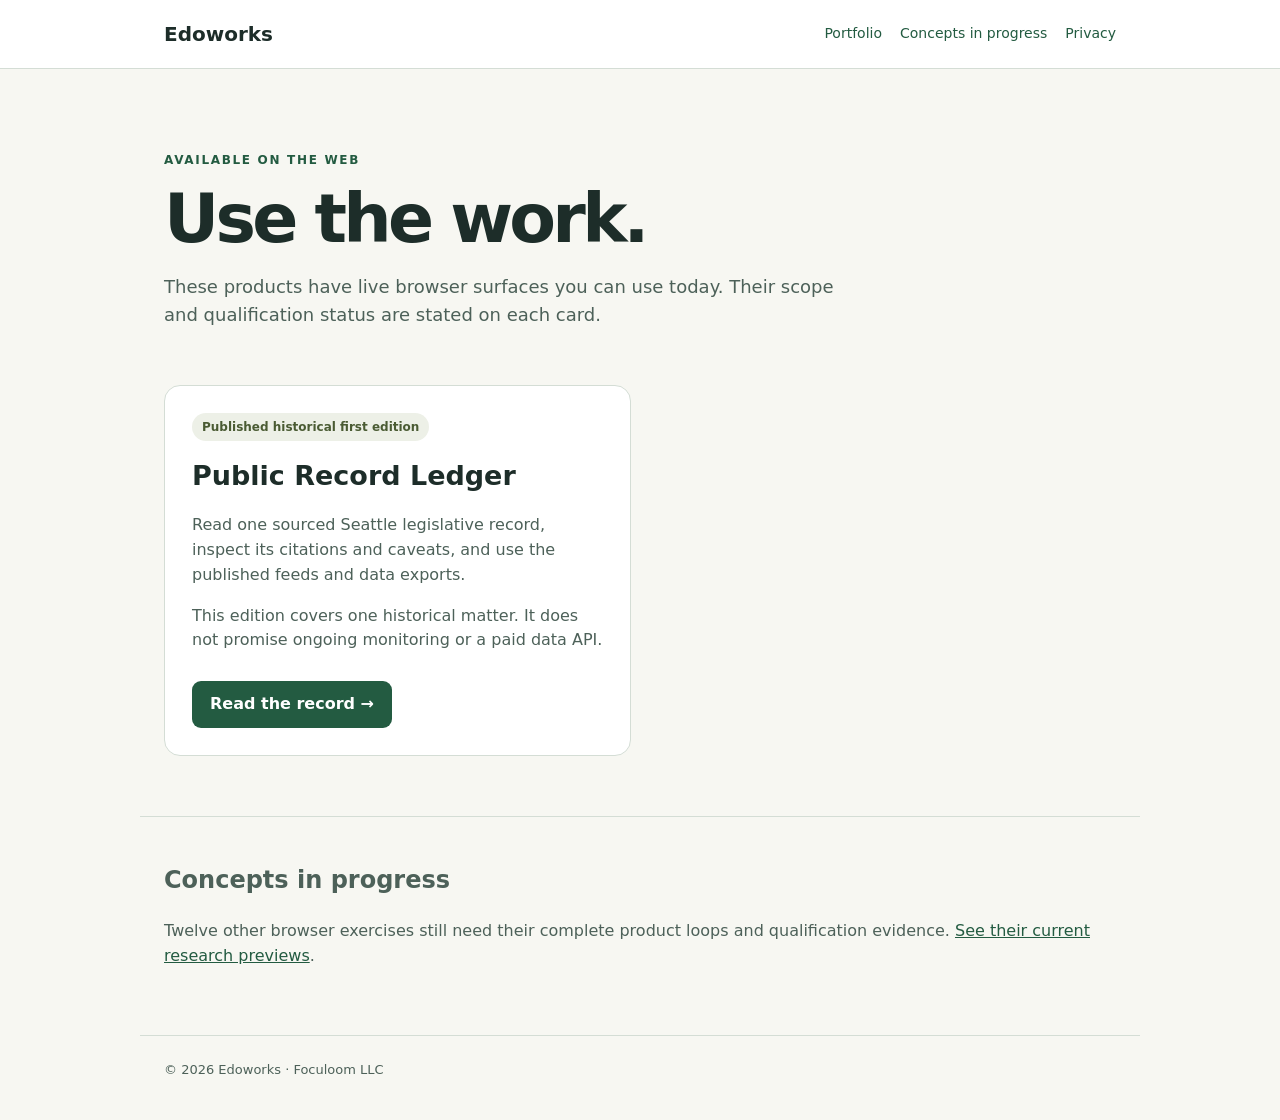
<file: apps/index.html>
<!doctype html>
<html lang="en">
<head>
  <meta charset="utf-8">
  <meta name="viewport" content="width=device-width, initial-scale=1">
  <title>Web products — Edoworks</title>
  <meta name="description" content="Read Public Record Ledger's sourced historical first edition.">
  <link rel="canonical" href="https://edoworks.com/apps/">
  <meta property="og:type" content="website">
  <meta property="og:url" content="https://edoworks.com/apps/">
  <meta property="og:title" content="Web products — Edoworks">
  <meta property="og:description" content="Public Record Ledger's historical first edition.">
  <style>
    :root{--ink:#1d2d29;--muted:#4d6159;--line:#d4ddd5;--bg:#f7f7f2;--paper:#fff;--green:#235b41}*{box-sizing:border-box}body{margin:0;background:var(--bg);color:var(--ink);font:16px/1.55 system-ui,-apple-system,"Segoe UI",sans-serif}a{color:var(--green)}a:focus-visible{outline:3px solid #1d4a91;outline-offset:3px}.skip{position:absolute;top:-70px;left:12px;background:white;padding:8px}.skip:focus{top:12px}.top{border-bottom:1px solid var(--line);background:white}.wrap{max-width:1000px;margin:auto;padding-left:24px;padding-right:24px}.nav{min-height:68px;display:flex;align-items:center;justify-content:space-between;gap:20px}.brand{text-decoration:none;font-size:20px;font-weight:800;color:var(--ink)}.nav-links{display:flex;gap:18px;flex-wrap:wrap}.nav-links a{text-decoration:none;font-size:14px}.hero{padding-top:70px;padding-bottom:38px}.eyebrow{font-size:12px;text-transform:uppercase;letter-spacing:.14em;color:var(--green);font-weight:800}.hero h1{font-size:clamp(42px,6vw,68px);line-height:1.08;letter-spacing:-.055em;margin:10px 0 16px}.hero p:last-child{max-width:680px;color:var(--muted);font-size:18px}.grid{display:grid;grid-template-columns:1fr 1fr;gap:18px;padding-bottom:60px}.card{background:var(--paper);border:1px solid var(--line);border-radius:16px;padding:27px}.card h2{font-size:27px;margin:14px 0 8px}.card p{color:var(--muted)}.status{display:inline-block;border-radius:100px;background:#e8f1e9;color:#26593c;padding:5px 10px;font-size:12px;font-weight:800}.status.ledger{background:#edf0e7;color:#4a5b33}.button{display:inline-block;background:var(--green);color:white;padding:11px 18px;border-radius:9px;font-weight:750;text-decoration:none;margin-top:12px}.button:hover{background:#15422e}.note{border-top:1px solid var(--line);padding-top:25px;padding-bottom:50px;color:var(--muted)}footer{border-top:1px solid var(--line);padding-top:24px;padding-bottom:40px;color:var(--muted);font-size:13px}@media(max-width:700px){.grid{grid-template-columns:1fr}.hero{padding-top:45px}.nav{align-items:start;flex-direction:column;padding-top:15px;padding-bottom:15px}}
  </style>
</head>
<body>
  <a class="skip" href="#main">Skip to content</a>
  <header class="top"><nav class="nav wrap" aria-label="Site navigation"><a class="brand" href="/">Edoworks</a><div class="nav-links"><a href="/portfolio/">Portfolio</a><a href="/trials/">Concepts in progress</a><a href="/privacy/">Privacy</a></div></nav></header>
  <main id="main">
    <section class="hero wrap"><p class="eyebrow">Available on the web</p><h1>Use the work.</h1><p>These products have live browser surfaces you can use today. Their scope and qualification status are stated on each card.</p></section>
    <div class="grid wrap">
      <article class="card"><span class="status ledger">Published historical first edition</span><h2>Public Record Ledger</h2><p>Read one sourced Seattle legislative record, inspect its citations and caveats, and use the published feeds and data exports.</p><p class="small">This edition covers one historical matter. It does not promise ongoing monitoring or a paid data API.</p><a class="button" href="https://public-record-ledger.foculoom-5388.chatgpt.site/">Read the record →</a></article>
    </div>
    <section class="note wrap"><h2>Concepts in progress</h2><p>Twelve other browser exercises still need their complete product loops and qualification evidence. <a href="/trials/">See their current research previews</a>.</p></section>
  </main>
  <footer class="wrap">&copy; 2026 Edoworks · Foculoom LLC</footer>
</body>
</html>
</file>
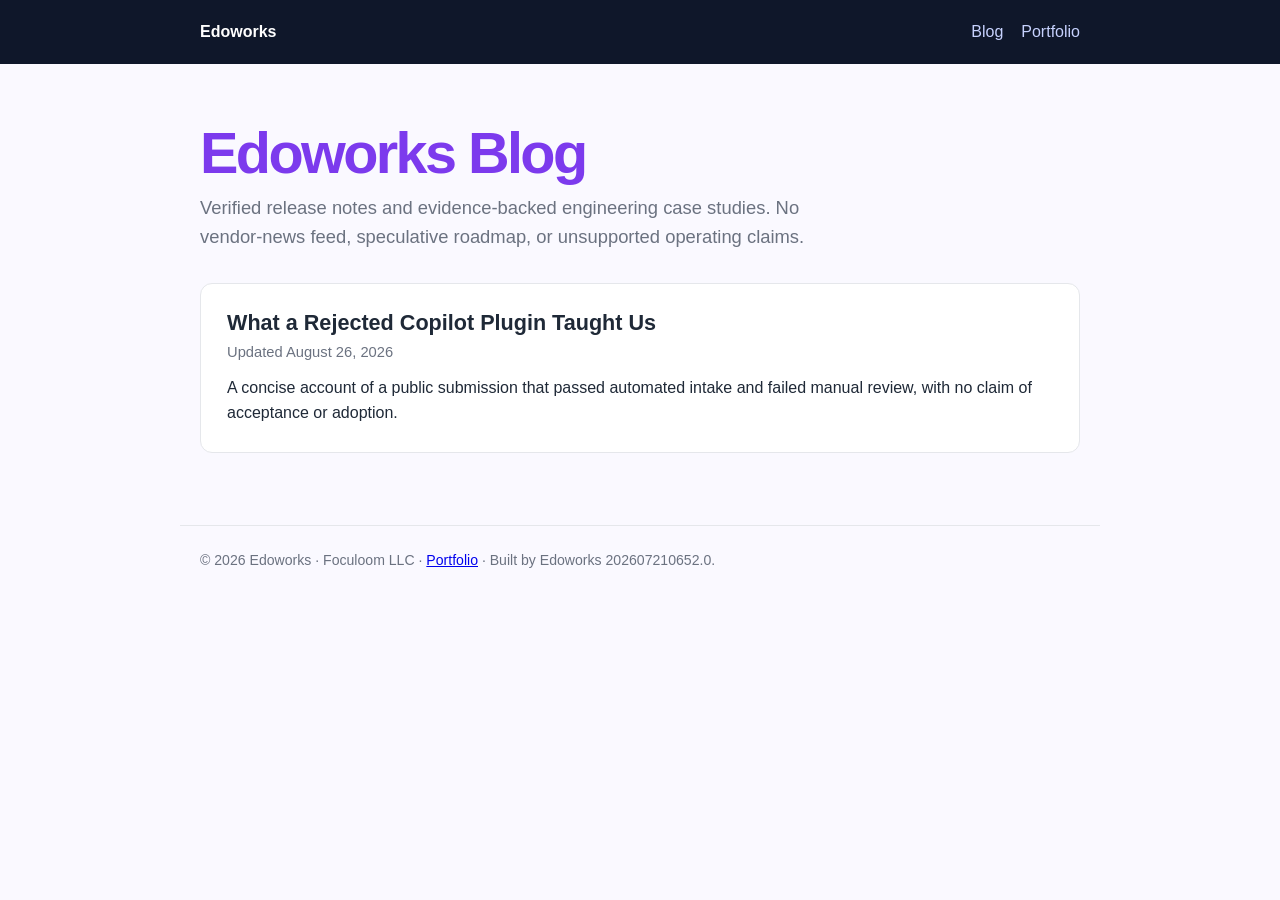
<file: blog/index.html>
<!doctype html>
<html lang="en">
<head>
  <meta charset="utf-8">
  <meta name="viewport" content="width=device-width, initial-scale=1">
  <meta name="generator" content="Edoworks 202607210652.0">
  <title>Blog - Edoworks</title>
  <meta name="description" content="Verified release notes and evidence-backed engineering case studies from Edoworks.">
  <link rel="canonical" href="https://edoworks.com/blog/">
  <meta property="og:type" content="website">
  <meta property="og:title" content="Edoworks Blog">
  <meta property="og:description" content="Verified release notes and evidence-backed engineering case studies.">
  <meta property="og:url" content="https://edoworks.com/blog/">
  <style>
    :root { --accent:#7c3aed; --bg:#faf9ff; --card:#fff; --border:#e5e7eb; --text:#1f2937; --muted:#6b7280; }
    * { box-sizing:border-box; }
    body { margin:0; background:var(--bg); color:var(--text); font-family:-apple-system,BlinkMacSystemFont,"Segoe UI",sans-serif; }
    nav { background:#0f172a; color:#fff; }
    .nav-inner { max-width:920px; min-height:64px; margin:0 auto; padding:0 20px; display:flex; align-items:center; gap:18px; }
    nav a { color:#c7d2fe; text-decoration:none; }
    nav .brand { color:#fff; font-weight:750; }
    main { max-width:920px; margin:0 auto; padding:56px 20px 72px; }
    header { margin-bottom:32px; }
    h1 { margin:0 0 8px; color:var(--accent); font-size:clamp(2.2rem,6vw,3.6rem); letter-spacing:-.045em; }
    header p { max-width:650px; margin:0; color:var(--muted); font-size:1.15rem; line-height:1.55; }
    .posts { display:grid; gap:18px; }
    article { padding:26px; border:1px solid var(--border); border-radius:12px; background:var(--card); }
    article h2 { margin:0 0 8px; font-size:1.35rem; }
    article h2 a { color:var(--text); text-decoration:none; }
    article h2 a:hover { color:var(--accent); }
    .byline { margin:0 0 12px; color:var(--muted); font-size:.92rem; }
    article p:last-child { margin-bottom:0; line-height:1.55; }
    footer { max-width:920px; margin:0 auto; padding:26px 20px 40px; border-top:1px solid var(--border); color:var(--muted); font-size:.88rem; }
    .skip-link { position:absolute; left:-9999px; top:1rem; padding:.5rem 1rem; background:#fff; color:var(--text); }
    .skip-link:focus { left:1rem; }
    a:focus-visible { outline:2px solid var(--accent); outline-offset:3px; }
  </style>
  <script type="application/ld+json">{"@context":"https://schema.org","@type":"Blog","name":"Edoworks Blog","url":"https://edoworks.com/blog/","description":"Verified release notes and evidence-backed engineering case studies from Edoworks."}</script>
</head>
<body>
  <a class="skip-link" href="#main-content">Skip to content</a>
  <nav aria-label="Site navigation"><div class="nav-inner"><a class="brand" href="/">Edoworks</a><a href="/blog/" style="margin-left:auto">Blog</a><a href="/portfolio/">Portfolio</a></div></nav>
  <main id="main-content">
    <header>
      <h1>Edoworks Blog</h1>
      <p>Verified release notes and evidence-backed engineering case studies. No vendor-news feed, speculative roadmap, or unsupported operating claims.</p>
    </header>
    <section class="posts" aria-label="Posts">
      <article>
        <h2><a href="/blog/building-copilot-plugins.html">What a Rejected Copilot Plugin Taught Us</a></h2>
        <p class="byline">Updated August 26, 2026</p>
        <p>A concise account of a public submission that passed automated intake and failed manual review, with no claim of acceptance or adoption.</p>
      </article>
    </section>
  </main>
  <footer>© 2026 Edoworks · Foculoom LLC · <a href="/portfolio/">Portfolio</a> · Built by Edoworks 202607210652.0.</footer>
</body>
</html>
</file>
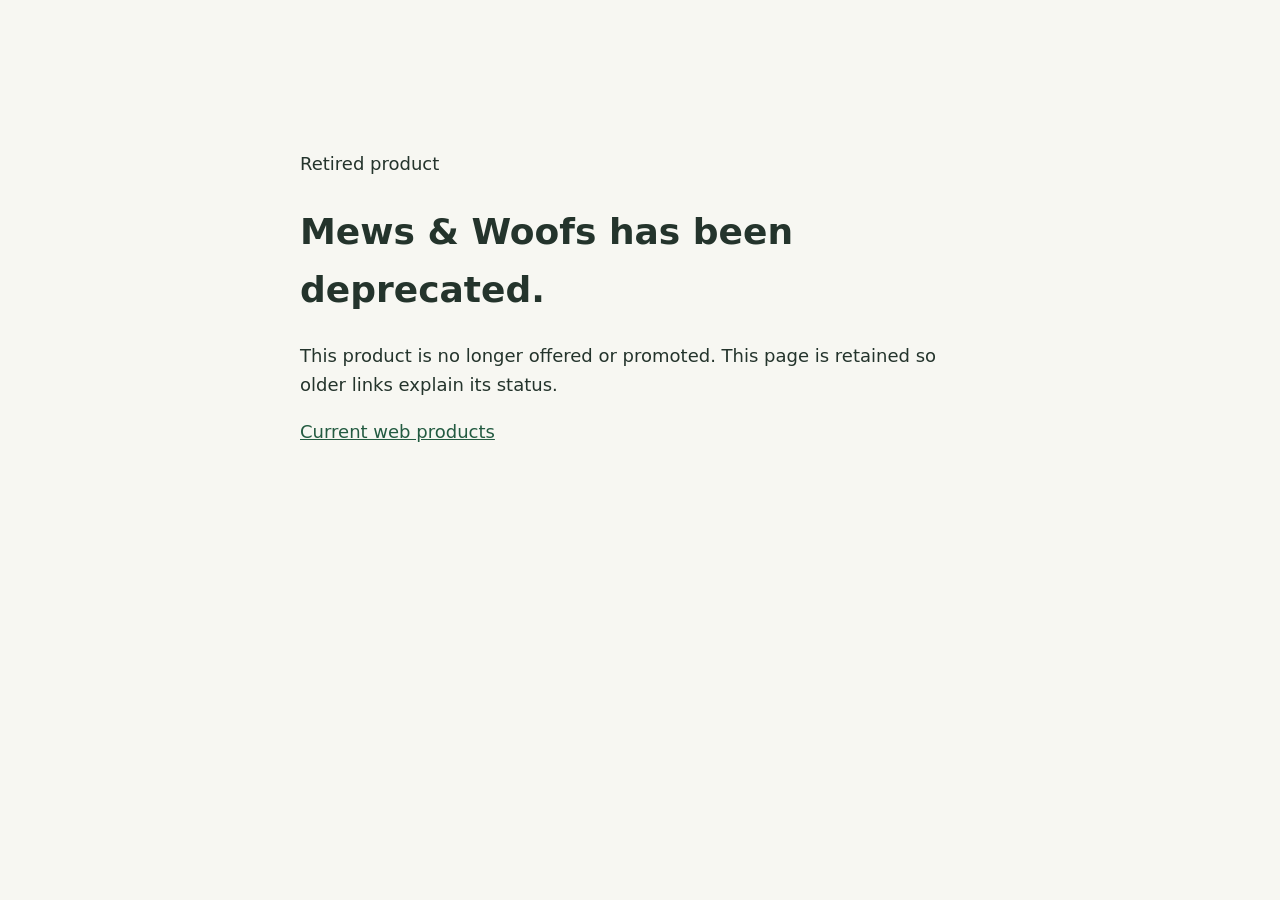
<file: mews-and-woofs/index.html>
<!doctype html><html lang="en"><head><meta charset="utf-8"><meta name="viewport" content="width=device-width,initial-scale=1"><meta name="robots" content="noindex,follow"><title>Mews &amp; Woofs — Retired</title><style>body{font:18px/1.6 system-ui;max-width:680px;margin:12vh auto;padding:24px;color:#24342c;background:#f7f7f2}a{color:#235b41}</style></head><body><main><p>Retired product</p><h1>Mews &amp; Woofs has been deprecated.</h1><p>This product is no longer offered or promoted. This page is retained so older links explain its status.</p><a href="/apps/">Current web products</a></main></body></html>
</file>
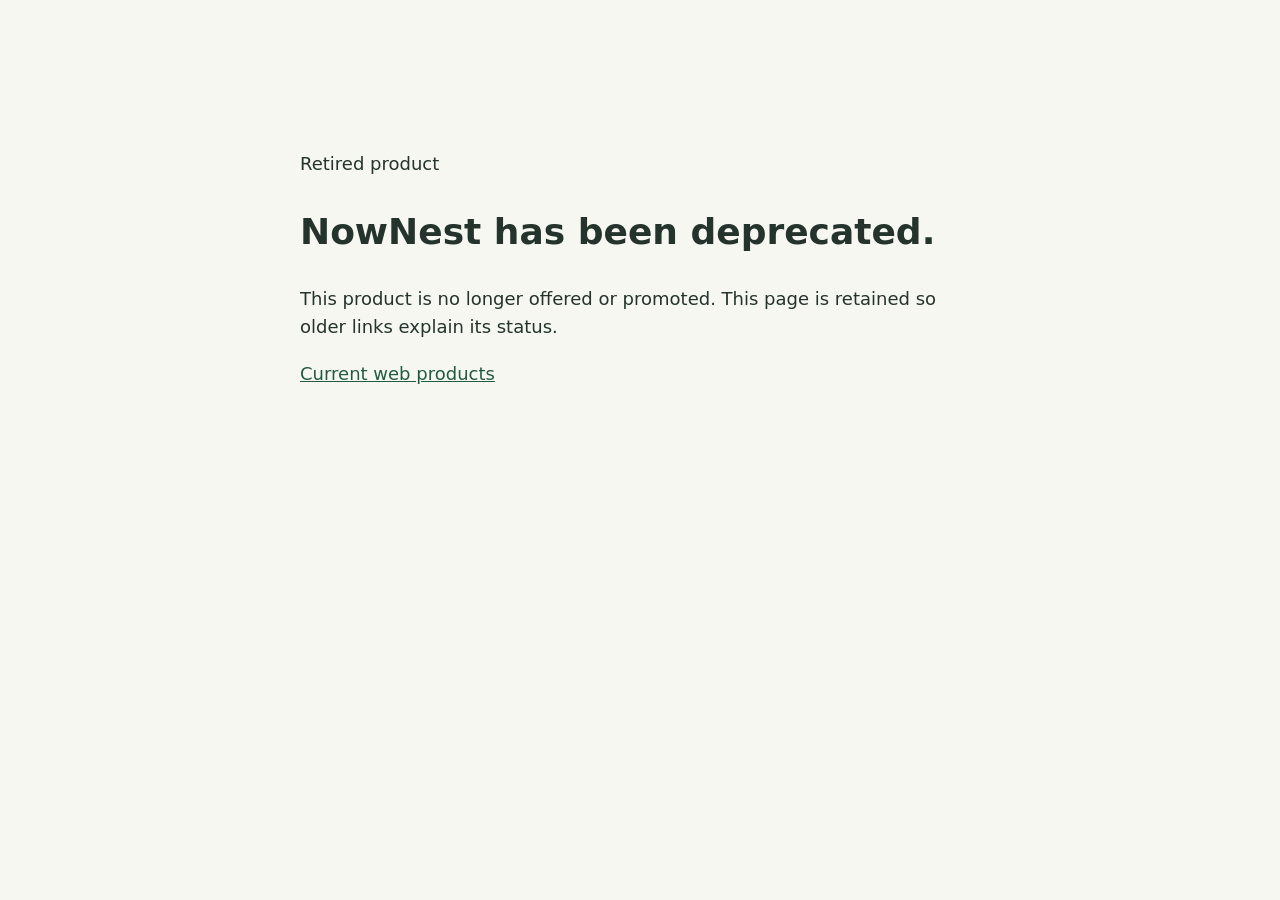
<file: nownest/index.html>
<!doctype html><html lang="en"><head><meta charset="utf-8"><meta name="viewport" content="width=device-width,initial-scale=1"><meta name="robots" content="noindex,follow"><title>NowNest — Retired</title><style>body{font:18px/1.6 system-ui;max-width:680px;margin:12vh auto;padding:24px;color:#24342c;background:#f7f7f2}a{color:#235b41}</style></head><body><main><p>Retired product</p><h1>NowNest has been deprecated.</h1><p>This product is no longer offered or promoted. This page is retained so older links explain its status.</p><a href="/apps/">Current web products</a></main></body></html>
</file>
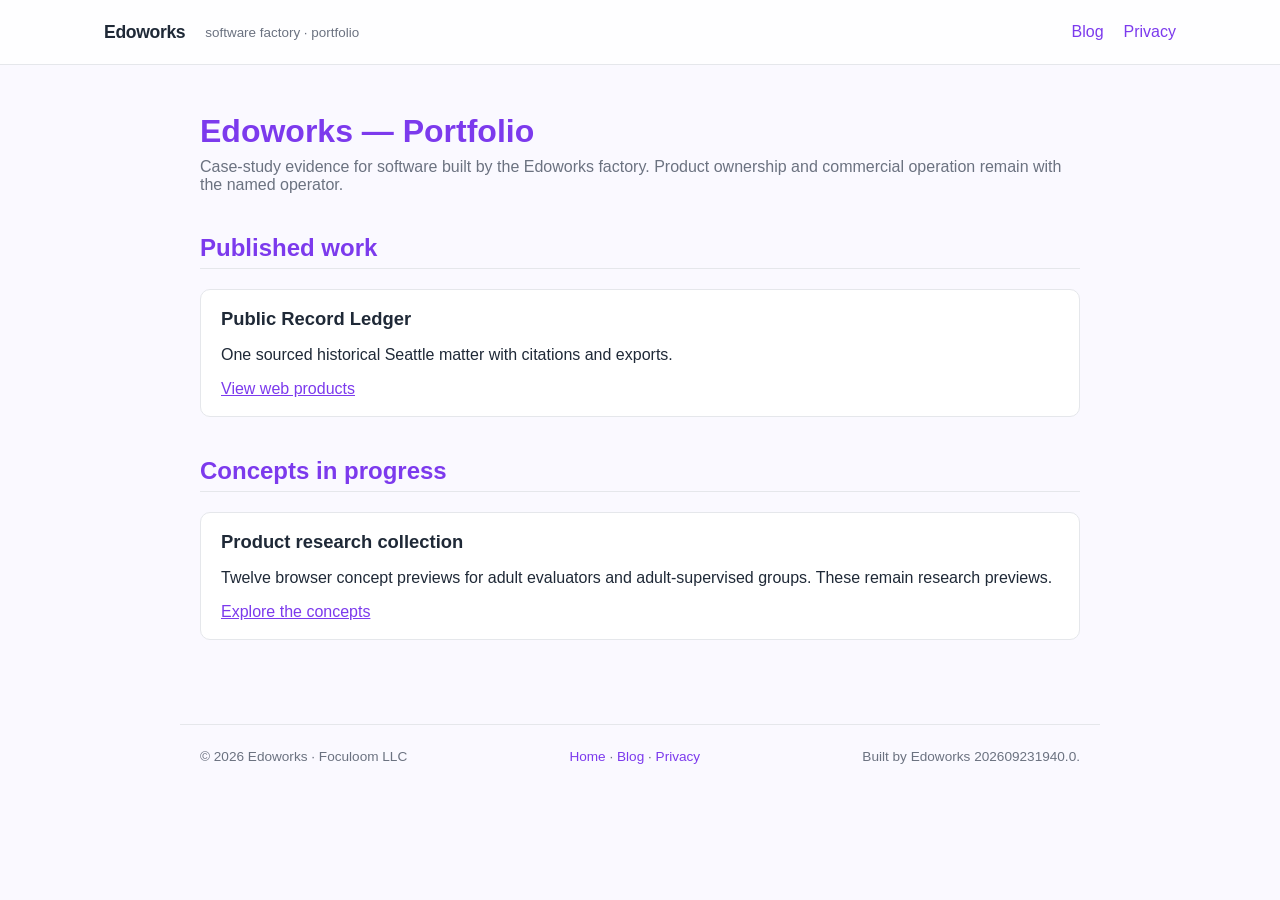
<file: portfolio/index.html>
<!doctype html>
<html lang="en">
<head>
  <meta charset="utf-8">
  <meta name="viewport" content="width=device-width, initial-scale=1">
  <title>Edoworks — Portfolio</title>
  <meta name="description" content="Public portfolio of products built by the Edoworks software factory.">
  <meta name="generator" content="Edoworks 202609231940.0">
  <meta name="robots" content="index,follow">
  <link rel="canonical" href="https://edoworks.com/portfolio/">
<meta name="theme-color" content="#111418">
<meta property="og:type" content="website">
<meta property="og:title" content="Edoworks — Portfolio">
<meta property="og:description" content="Public portfolio of products built by the Edoworks software factory.">
<meta property="og:site_name" content="Edoworks">
<meta property="og:url" content="https://edoworks.com/portfolio/">
<meta name="twitter:card" content="summary_large_image">
<meta name="twitter:title" content="Edoworks — Portfolio">
<meta name="twitter:description" content="Public portfolio of products built by the Edoworks software factory.">
<script type="application/ld+json">{"@context": "https://schema.org", "@type": "CollectionPage", "name": "Edoworks — Portfolio", "description": "Public portfolio of products built by the Edoworks software factory.", "url": "https://edoworks.com/portfolio/", "isPartOf": {"@type": "WebSite", "name": "Edoworks", "url": "https://edoworks.com"}}</script>
<script type="application/ld+json">{"@context": "https://schema.org", "@type": "BreadcrumbList", "itemListElement": [{"@type": "ListItem", "position": 1, "name": "Edoworks", "item": "https://edoworks.com/"}, {"@type": "ListItem", "position": 2, "name": "Portfolio", "item": "https://edoworks.com/portfolio/"}]}</script>
  <style>
    :root { --accent: #7c3aed; --bg: #faf9ff; --card: #fff; --border: #e5e7eb; --text: #1f2937; --muted: #6b7280; }
    * { box-sizing: border-box; }
    body { font-family: -apple-system, BlinkMacSystemFont, "Segoe UI", sans-serif;
           background: var(--bg); color: var(--text); margin: 0; padding: 0; }
    nav { background: rgba(255,255,255,0.9); border-bottom: 1px solid var(--border); padding: 0; }
    nav .nav-inner { max-width: 1120px; min-height: 64px; margin: 0 auto; padding: 0 24px; display: flex; align-items: center; gap: 20px; }
    nav .brand { font-weight: 800; color: var(--text); text-decoration: none; font-size: 1.1em; letter-spacing: -0.02em; }
    nav .brand-meta { color: var(--muted); font-size: 0.84em; }
    nav a { color: var(--accent); text-decoration: none; }
    nav a:hover { color: var(--text); }
    main { max-width: 920px; margin: 0 auto; padding: 48px 20px 60px; }
    h1 { color: var(--accent); margin: 0 0 8px; font-size: 2em; }
    h2 { color: var(--accent); border-bottom: 1px solid var(--border); padding-bottom: 6px; margin-top: 40px; }
    .lede { color: var(--muted); margin: 0 0 32px; }
    .category { margin-bottom: 24px; }
    .card { background: var(--card); border: 1px solid var(--border); border-radius: 10px; padding: 18px 20px; margin: 14px 0; }
    .card h3 { margin: 0 0 6px; font-size: 1.15em; color: var(--text); }
    .card .meta { color: var(--muted); font-size: 0.9em; margin-bottom: 8px; }
    .card .notes { margin: 8px 0; line-height: 1.55; color: var(--text); }
    .card .links { margin-top: 10px; }
    .badge { display: inline-block; padding: 2px 8px; border-radius: 999px; font-size: 0.75em; font-weight: 600; margin-left: 8px; vertical-align: middle; }
    .btn { display: inline-block; padding: 6px 12px; border-radius: 6px; text-decoration: none; font-size: 0.9em; margin-right: 8px; }
    .btn-site { background: var(--accent); color: #fff; }
    .btn-prd { background: #e5e7eb; color: var(--text); }
    .btn-details { background: #f3e8ff; color: var(--accent); border: 1px solid var(--accent); }
    .btn-details:hover { background: var(--accent); color: #fff; }
    .note { color: var(--muted); font-size: 0.9em; }
    a { color: var(--accent); }
    /* Portfolio card layout (public): screenshot + body grid */
    .card-portfolio { display: grid; grid-template-columns: 120px 1fr; gap: 16px; align-items: start; transition: box-shadow 0.15s ease; }
    .card-portfolio:hover { box-shadow: 0 4px 16px rgba(124,58,237,0.10); }
    .card-screenshot { width: 120px; height: 120px; border-radius: 8px; overflow: hidden; background: linear-gradient(135deg, #ede9fe 0%, #ddd6fe 50%, #c4b5fd 100%); display: flex; align-items: center; justify-content: center; flex-shrink: 0; }
    .card-screenshot img { width: 100%; height: 100%; object-fit: cover; }
    .card-screenshot-placeholder { }
    .placeholder-initial { font-size: 3em; font-weight: 700; color: #7c3aed; opacity: 0.5; }
    .card-body { min-width: 0; }
    .card-body h3 { font-size: 1.2em; }
    .card-body .links { margin-top: 10px; }
    .avail-badge { display: inline-block; padding: 3px 10px; border-radius: 999px; font-size: 0.75em; font-weight: 600; margin: 4px 0 8px; }
    .avail-live { background: #dcfce7; color: #15803d; border: 1px solid #15803d40; }
    .avail-pending { background: #fef9c3; color: #854d0e; border: 1px solid #854d0e40; }
    .avail-neutral { background: #f3f4f6; color: #4b5563; border: 1px solid #4b556340; }
    .outcome { margin: 6px 0 4px; line-height: 1.5; color: var(--text); font-size: 0.92em; }
    .outcome.not-instrumented { color: var(--muted); font-style: italic; }
    .kpi-line { margin: 4px 0 8px; font-size: 0.82em; color: var(--muted); }
    .kpi-label { font-weight: 600; }
    .kpi-value.not-instrumented { color: var(--muted); font-style: italic; }
    @media (max-width: 560px) {
      .card-portfolio { grid-template-columns: 1fr; gap: 12px; }
      .card-screenshot { width: 100%; height: 180px; }
      nav .nav-inner { gap: 10px; }
      nav .brand-meta { display: none; }
    }
    footer { max-width: 920px; margin: 0 auto; padding: 24px 20px 40px; border-top: 1px solid var(--border); color: var(--muted); font-size: 0.85em; display: flex; justify-content: space-between; flex-wrap: wrap; gap: 12px; }
    footer a { color: var(--accent); text-decoration: none; }
    .skip-link{position:absolute;left:-9999px;top:1rem;z-index:9999;padding:.5rem 1rem;background:#fff;color:#1f2937;border:1px solid #7c3aed;border-radius:4px;font-weight:700;text-decoration:none;}.skip-link:focus{left:1rem;}a:focus-visible,button:focus-visible,[tabindex]:focus-visible,input:focus-visible,select:focus-visible,textarea:focus-visible{outline:2px solid #7c3aed;outline-offset:3px;border-radius:2px;}@media (prefers-reduced-motion:reduce){*{animation-duration:0.01ms!important;animation-iteration-count:1!important;transition-duration:0.01ms!important;scroll-behavior:auto!important;}}
  </style>
</head>
<body>
  <a href="#main-content" class="skip-link">Skip to content</a>
  <nav aria-label="Site navigation">
    <div class="nav-inner">
      <a class="brand" href="https://edoworks.com/">Edoworks</a>
      <span class="brand-meta">software factory · portfolio</span>
      <a href="/blog/" style="margin-left:auto">Blog</a>
      <a href="/privacy/">Privacy</a>
    </div>
  </nav>
  <main id="main-content">
    <h1>Edoworks — Portfolio</h1>
    <p class="lede">Case-study evidence for software built by the Edoworks factory. Product ownership and commercial operation remain with the named operator.</p>
<section class="category"><h2>Published work</h2><div class="card"><h3>Public Record Ledger</h3><p>One sourced historical Seattle matter with citations and exports.</p><a href="/apps/">View web products</a></div></section><section class="category"><h2>Concepts in progress</h2><div class="card"><h3>Product research collection</h3><p>Twelve browser concept previews for adult evaluators and adult-supervised groups. These remain research previews.</p><a href="/trials/">Explore the concepts</a></div></section>
  </main>
  <footer>
    <span>&copy; 2026 Edoworks &middot; Foculoom LLC</span>
    <span><a href="https://edoworks.com/">Home</a> &middot; <a href="/blog/">Blog</a> &middot; <a href="/privacy/">Privacy</a></span>
    <span>Built by Edoworks 202609231940.0.</span>
  </footer>
</body>
</html>
</file>
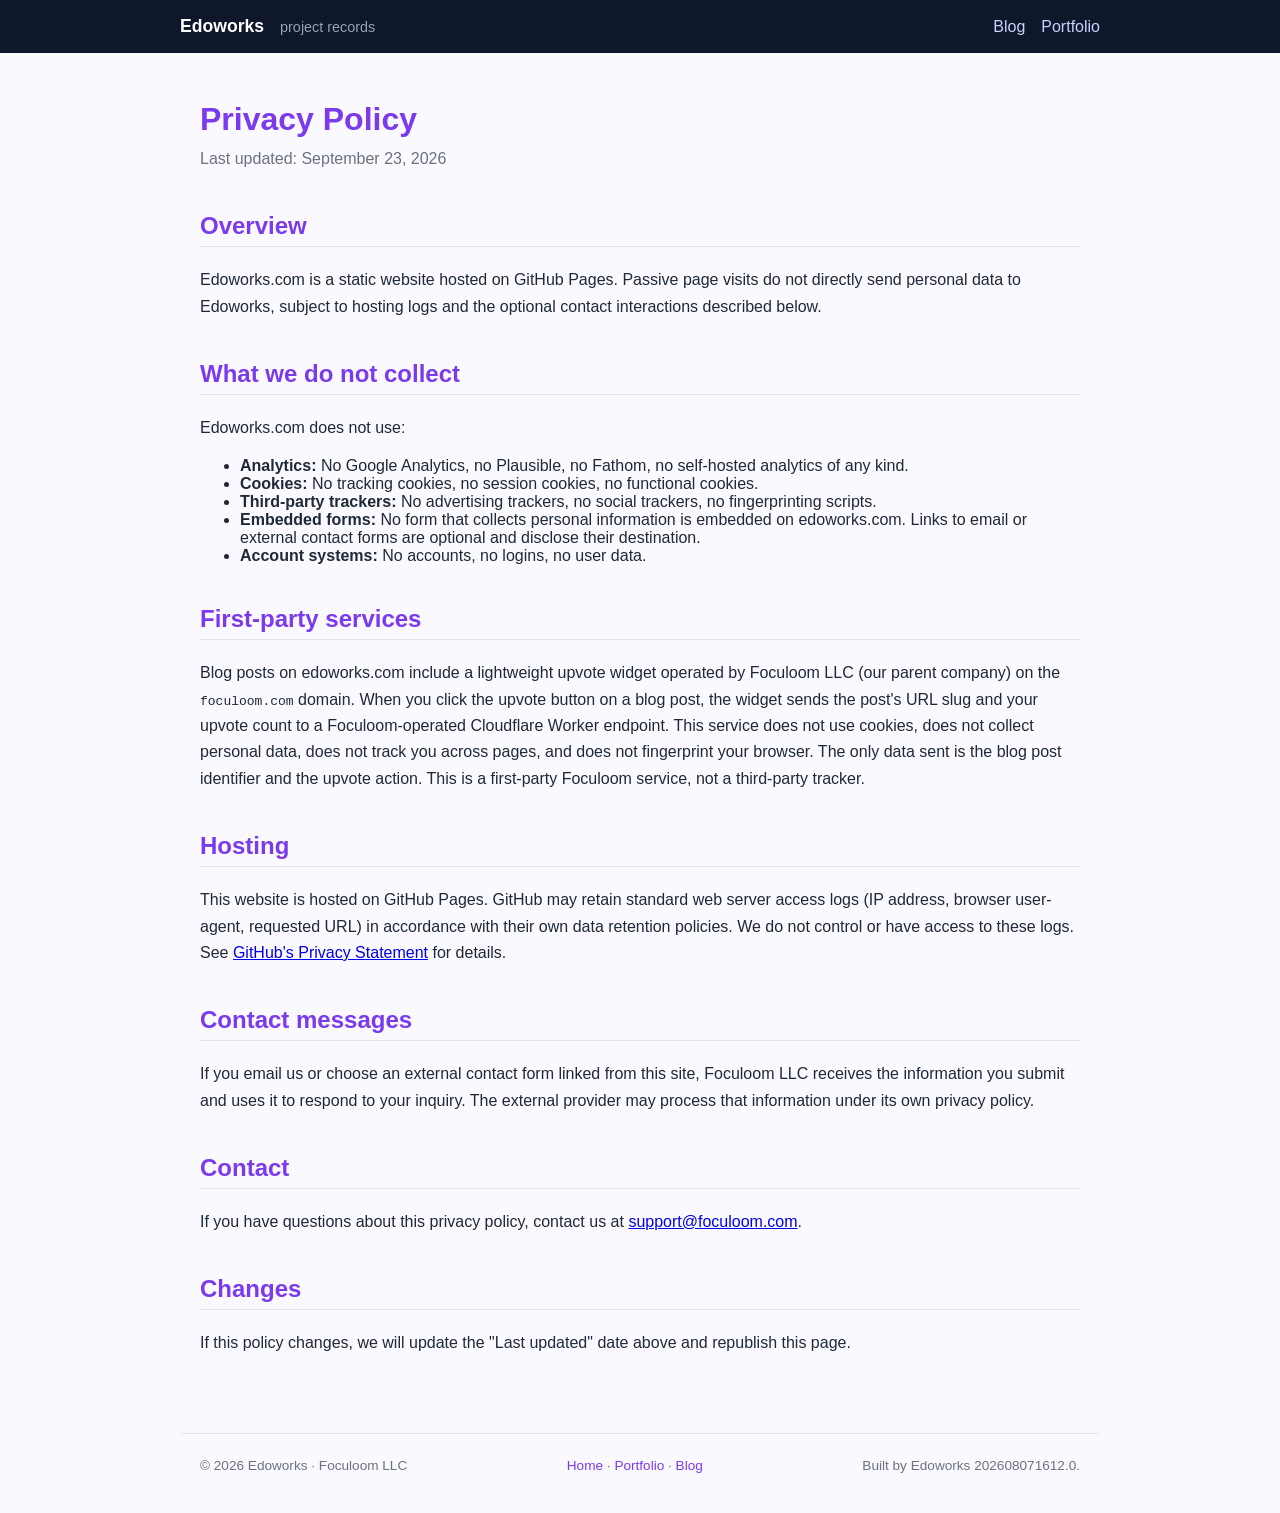
<file: privacy/index.html>
<!doctype html>
<html lang="en">
<head>
  <meta charset="utf-8">
  <meta name="viewport" content="width=device-width, initial-scale=1">
  <title>Privacy — Edoworks</title>
  <meta name="description" content="Privacy policy for edoworks.com, including hosting logs, optional contact messages, and the site's analytics-free design.">
  <meta name="generator" content="Edoworks 202608071612.0">
  
  <style>
    :root { --accent: #7c3aed; --bg: #faf9ff; --card: #fff; --border: #e5e7eb; --text: #1f2937; --muted: #6b7280; }
    * { box-sizing: border-box; }
    body { font-family: -apple-system, BlinkMacSystemFont, "Segoe UI", sans-serif;
           background: var(--bg); color: var(--text); margin: 0; padding: 0; }
    nav { background: #0f172a; color: #fff; padding: 16px 20px; }
    nav .nav-inner { max-width: 920px; margin: 0 auto; display: flex; align-items: center; gap: 16px; }
    nav .brand { font-weight: 700; color: #fff; text-decoration: none; font-size: 1.1em; }
    nav .brand-meta { color: #94a3b8; font-size: 0.9em; }
    nav a { color: #c7d2fe; text-decoration: none; }
    nav a:hover { color: #fff; }
    main { max-width: 920px; margin: 0 auto; padding: 48px 20px 60px; }
    h1 { color: var(--accent); margin: 0 0 8px; font-size: 2em; }
    h2 { color: var(--accent); border-bottom: 1px solid var(--border); padding-bottom: 6px; margin-top: 40px; }
    p { line-height: 1.65; color: var(--text); }
    .lede { color: var(--muted); margin: 0 0 32px; }
    footer { max-width: 920px; margin: 0 auto; padding: 24px 20px 40px; border-top: 1px solid var(--border); color: var(--muted); font-size: 0.85em; display: flex; justify-content: space-between; flex-wrap: wrap; gap: 12px; }
    footer a { color: var(--accent); text-decoration: none; }
  /*a11y-skip-link-css*/.skip-link{position:absolute;left:-9999px;top:1rem;z-index:9999;padding:.5rem 1rem;background:#fff;color:#1f2937;border:1px solid #7c3aed;border-radius:4px;font-weight:700;text-decoration:none;}.skip-link:focus{left:1rem;}
  /*a11y-reduced-motion*/@media (prefers-reduced-motion:reduce){*{animation-duration:0.01ms!important;animation-iteration-count:1!important;transition-duration:0.01ms!important;scroll-behavior:auto!important;}}
  /*a11y-focus-visible*/a:focus-visible,button:focus-visible,[tabindex]:focus-visible,input:focus-visible,select:focus-visible,textarea:focus-visible{outline:2px solid #7c3aed;outline-offset:3px;border-radius:2px;}
  </style>

<link rel="canonical" href="https://edoworks.com/privacy/">
<meta name="theme-color" content="#111418">
<meta property="og:type" content="website">
<meta property="og:title" content="Privacy">
<meta property="og:description" content="Privacy policy for edoworks.com, including hosting logs, optional contact messages, and the site's analytics-free design.">
<meta property="og:site_name" content="Edoworks">
<meta property="og:url" content="https://edoworks.com/privacy/">
<meta name="twitter:card" content="summary_large_image">
<meta name="twitter:title" content="Privacy">
<meta name="twitter:description" content="Privacy policy for edoworks.com, including hosting logs, optional contact messages, and the site's analytics-free design.">
<script type="application/ld+json">{"@context": "https://schema.org", "@type": "WebPage", "name": "Privacy", "description": "Privacy policy for edoworks.com, including hosting logs, optional contact messages, and the site's analytics-free design.", "url": "https://edoworks.com/privacy/", "isPartOf": {"@type": "WebSite", "name": "Edoworks", "url": "https://edoworks.com"}}</script>
<script type="application/ld+json">{"@context": "https://schema.org", "@type": "BreadcrumbList", "itemListElement": [{"@type": "ListItem", "position": 1, "name": "Edoworks", "item": "https://edoworks.com/"}, {"@type": "ListItem", "position": 2, "name": "Privacy", "item": "https://edoworks.com/privacy/"}]}</script>
</head>
<body>
  <!--a11y-skip-link-->
  <a href="#main-content" class="skip-link">Skip to content</a>
  <nav aria-label="Site navigation">
    <div class="nav-inner">
      <a class="brand" href="https://edoworks.com/">Edoworks</a>
      <span class="brand-meta">project records</span>
      <a href="/blog/" style="margin-left:auto">Blog</a>
      <a href="/portfolio/">Portfolio</a>
    </div>
  </nav>
  <main id="main-content">
  <h1>Privacy Policy</h1>
  <p class="lede">Last updated: September 23, 2026</p>

  <h2>Overview</h2>
  <p>Edoworks.com is a static website hosted on GitHub Pages. Passive page visits do not directly send personal data to Edoworks, subject to hosting logs and the optional contact interactions described below.</p>

  <h2>What we do not collect</h2>
  <p>Edoworks.com does not use:</p>
  <ul>
    <li><strong>Analytics:</strong> No Google Analytics, no Plausible, no Fathom, no self-hosted analytics of any kind.</li>
    <li><strong>Cookies:</strong> No tracking cookies, no session cookies, no functional cookies.</li>
    <li><strong>Third-party trackers:</strong> No advertising trackers, no social trackers, no fingerprinting scripts.</li>
    <li><strong>Embedded forms:</strong> No form that collects personal information is embedded on edoworks.com. Links to email or external contact forms are optional and disclose their destination.</li>
    <li><strong>Account systems:</strong> No accounts, no logins, no user data.</li>
  </ul>

  <h2>First-party services</h2>
  <p>Blog posts on edoworks.com include a lightweight upvote widget operated by Foculoom LLC (our parent company) on the <code>foculoom.com</code> domain. When you click the upvote button on a blog post, the widget sends the post's URL slug and your upvote count to a Foculoom-operated Cloudflare Worker endpoint. This service does not use cookies, does not collect personal data, does not track you across pages, and does not fingerprint your browser. The only data sent is the blog post identifier and the upvote action. This is a first-party Foculoom service, not a third-party tracker.</p>

  <h2>Hosting</h2>
  <p>This website is hosted on GitHub Pages. GitHub may retain standard web server access logs (IP address, browser user-agent, requested URL) in accordance with their own data retention policies. We do not control or have access to these logs. See <a href="https://docs.github.com/en/site-policy/privacy-policies/github-privacy-statement">GitHub's Privacy Statement</a> for details.</p>

  <h2>Contact messages</h2>
  <p>If you email us or choose an external contact form linked from this site, Foculoom LLC receives the information you submit and uses it to respond to your inquiry. The external provider may process that information under its own privacy policy.</p>

  <h2>Contact</h2>
  <p>If you have questions about this privacy policy, contact us at <a href="mailto:support@foculoom.com">support@foculoom.com</a>.</p>

  <h2>Changes</h2>
  <p>If this policy changes, we will update the "Last updated" date above and republish this page.</p>
  </main>
  <footer>
    <span>&copy; 2026 Edoworks &middot; Foculoom LLC</span>
    <span><a href="https://edoworks.com/">Home</a> &middot; <a href="/portfolio/">Portfolio</a> &middot; <a href="/blog/">Blog</a></span>
    <span>Built by Edoworks 202608071612.0.</span>
  </footer>
</body>
</html>
</file>
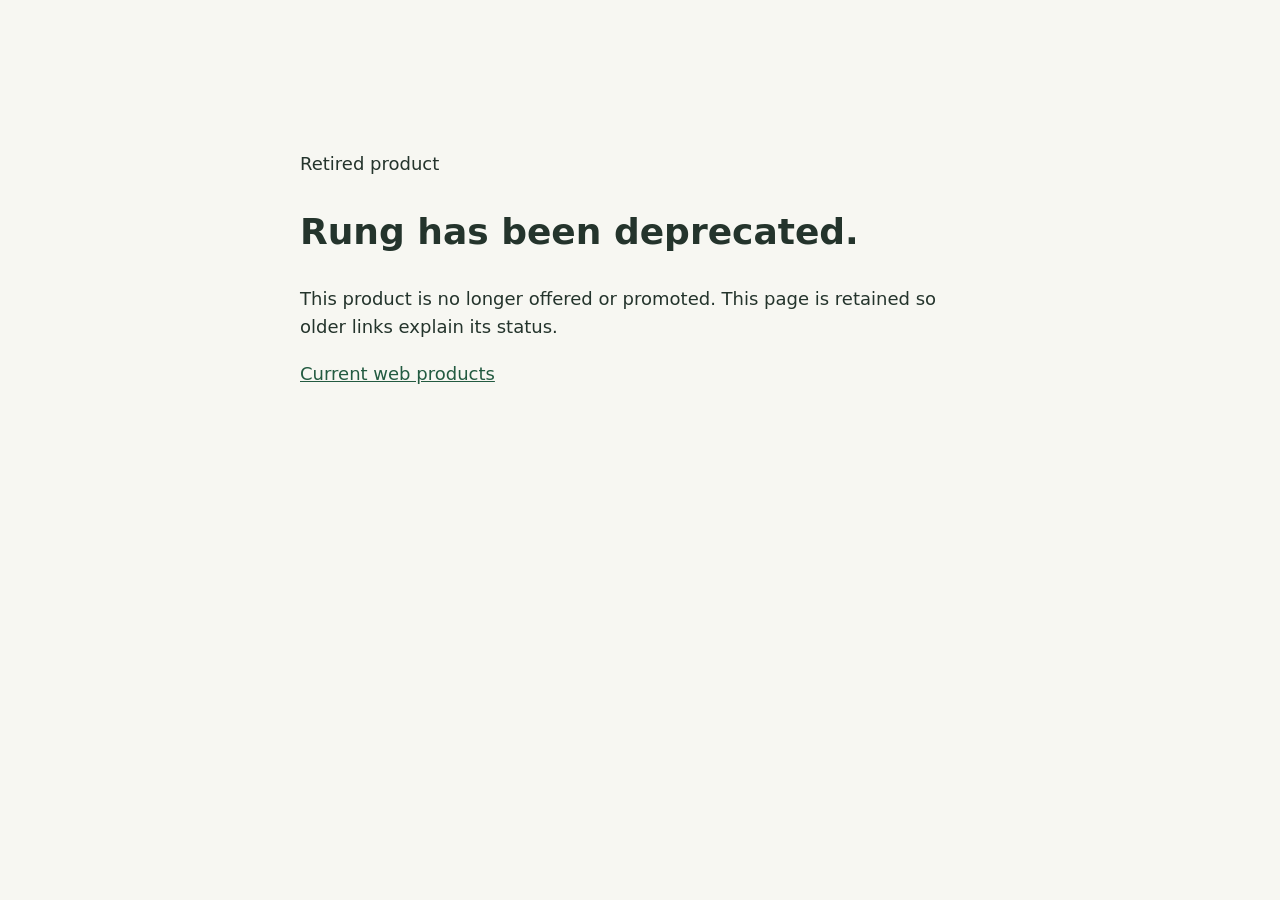
<file: rung/index.html>
<!doctype html><html lang="en"><head><meta charset="utf-8"><meta name="viewport" content="width=device-width,initial-scale=1"><meta name="robots" content="noindex,follow"><title>Rung — Retired</title><style>body{font:18px/1.6 system-ui;max-width:680px;margin:12vh auto;padding:24px;color:#24342c;background:#f7f7f2}a{color:#235b41}</style></head><body><main><p>Retired product</p><h1>Rung has been deprecated.</h1><p>This product is no longer offered or promoted. This page is retained so older links explain its status.</p><a href="/apps/">Current web products</a></main></body></html>
</file>
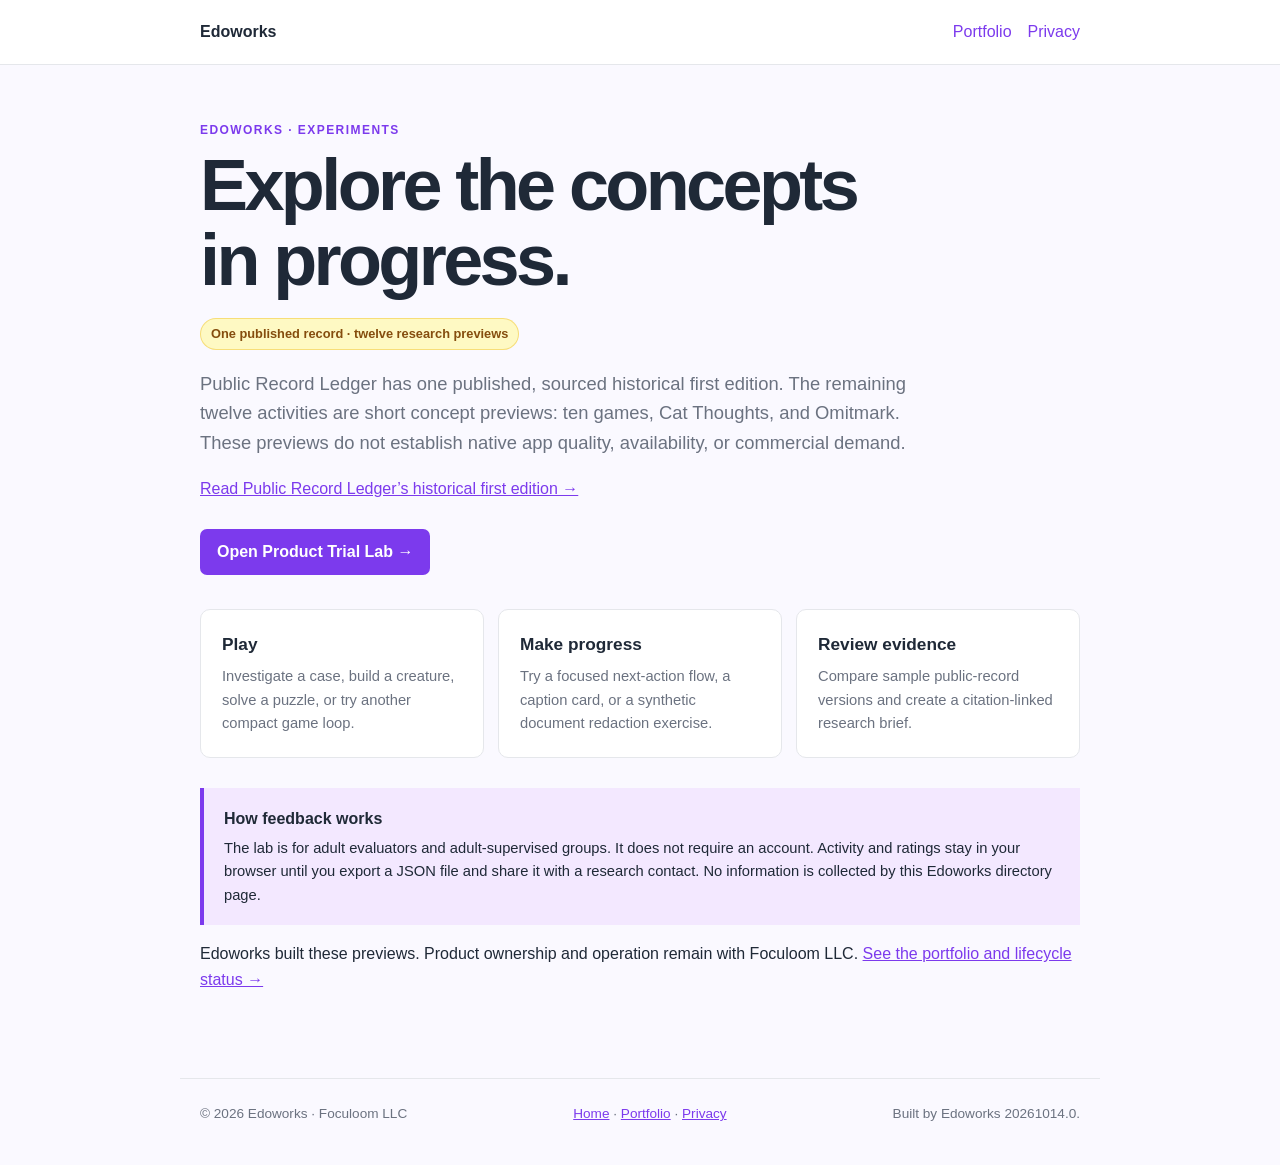
<file: trials/index.html>
<!doctype html>
<html lang="en">
<head>
  <meta charset="utf-8">
  <meta name="viewport" content="width=device-width, initial-scale=1">
  <title>Product Trial Lab — Edoworks experiments</title>
  <meta name="description" content="Explore Edoworks product concepts and their current browser status.">
  <meta name="generator" content="Edoworks 20261014.0">
  <link rel="canonical" href="https://edoworks.com/trials/">
  <meta property="og:type" content="website">
  <meta property="og:title" content="Product Trial Lab — Edoworks experiments">
  <meta property="og:description" content="One historical records publication and twelve browser concept previews.">
  <meta property="og:url" content="https://edoworks.com/trials/">
  <style>
    :root { --accent:#7c3aed; --bg:#faf9ff; --card:#fff; --border:#e5e7eb; --text:#1f2937; --muted:#6b7280; }
    * { box-sizing:border-box; }
    body { margin:0; background:var(--bg); color:var(--text); font-family:-apple-system,BlinkMacSystemFont,"Segoe UI",sans-serif; line-height:1.6; }
    a { color:var(--accent); }
    a:focus-visible { outline:2px solid var(--accent); outline-offset:3px; }
    .skip-link { position:absolute; left:-9999px; top:1rem; }
    .skip-link:focus { left:1rem; z-index:2; padding:.5rem 1rem; background:#fff; }
    nav { border-bottom:1px solid var(--border); background:#fff; }
    .nav-inner,main,footer { max-width:920px; margin:0 auto; }
    .nav-inner { min-height:64px; padding:0 20px; display:flex; align-items:center; gap:20px; }
    .brand { color:var(--text); font-weight:800; text-decoration:none; }
    .nav-links { margin-left:auto; display:flex; gap:16px; }
    .nav-links a { text-decoration:none; }
    main { padding:56px 20px 70px; }
    .eyebrow { margin:0 0 8px; color:var(--accent); text-transform:uppercase; letter-spacing:.12em; font-size:.75rem; font-weight:800; }
    h1 { max-width:720px; margin:0; font-size:clamp(2.5rem,6vw,4.5rem); line-height:1.04; letter-spacing:-.05em; }
    .lede { max-width:710px; color:var(--muted); font-size:1.15rem; }
    .status { display:inline-block; margin:20px 0 0; padding:5px 10px; border:1px solid #eab30866; border-radius:999px; background:#fef9c3; color:#854d0e; font-size:.8rem; font-weight:700; }
    .button { display:inline-flex; min-height:44px; align-items:center; margin:12px 0 0; padding:10px 17px; border-radius:7px; background:var(--accent); color:white; font-weight:750; text-decoration:none; }
    .grid { display:grid; grid-template-columns:repeat(3,1fr); gap:14px; margin-top:34px; }
    .card { padding:21px; border:1px solid var(--border); border-radius:10px; background:var(--card); }
    .card h2 { margin:0 0 7px; font-size:1.08rem; }
    .card p { margin:0; color:var(--muted); font-size:.92rem; }
    .note { margin-top:30px; padding:18px 20px; border-left:4px solid var(--accent); background:#f3e8ff; }
    .note h2 { margin:0 0 5px; font-size:1rem; }
    .note p { margin:0; font-size:.92rem; }
    footer { padding:24px 20px 40px; border-top:1px solid var(--border); color:var(--muted); font-size:.85rem; display:flex; justify-content:space-between; flex-wrap:wrap; gap:12px; }
    @media(max-width:650px) { .grid { grid-template-columns:1fr; } .nav-links { gap:10px; font-size:.88rem; } }
  </style>
</head>
<body>
  <a class="skip-link" href="#main-content">Skip to content</a>
  <nav aria-label="Site navigation"><div class="nav-inner">
    <a class="brand" href="/">Edoworks</a>
    <div class="nav-links"><a href="/portfolio/">Portfolio</a><a href="/privacy/">Privacy</a></div>
  </div></nav>
  <main id="main-content">
    <p class="eyebrow">Edoworks · experiments</p>
    <h1>Explore the concepts in progress.</h1>
    <span class="status">One published record · twelve research previews</span>
    <p class="lede">Public Record Ledger has one published, sourced historical first edition. The remaining twelve activities are short concept previews: ten games, Cat Thoughts, and Omitmark. These previews do not establish native app quality, availability, or commercial demand.</p>
    <p><a href="https://public-record-ledger.foculoom-5388.chatgpt.site/">Read Public Record Ledger’s historical first edition →</a></p>
    <a class="button" href="https://product-trial-lab.foculoom-5388.chatgpt.site/?ref=edoworks">Open Product Trial Lab →</a>
    <div class="grid" aria-label="Trial categories">
      <section class="card"><h2>Play</h2><p>Investigate a case, build a creature, solve a puzzle, or try another compact game loop.</p></section>
      <section class="card"><h2>Make progress</h2><p>Try a focused next-action flow, a caption card, or a synthetic document redaction exercise.</p></section>
      <section class="card"><h2>Review evidence</h2><p>Compare sample public-record versions and create a citation-linked research brief.</p></section>
    </div>
    <section class="note" aria-labelledby="feedback-heading">
      <h2 id="feedback-heading">How feedback works</h2>
      <p>The lab is for adult evaluators and adult-supervised groups. It does not require an account. Activity and ratings stay in your browser until you export a JSON file and share it with a research contact. No information is collected by this Edoworks directory page.</p>
    </section>
    <p>Edoworks built these previews. Product ownership and operation remain with Foculoom LLC. <a href="/portfolio/">See the portfolio and lifecycle status →</a></p>
  </main>
  <footer><span>&copy; 2026 Edoworks · Foculoom LLC</span><span><a href="/">Home</a> · <a href="/portfolio/">Portfolio</a> · <a href="/privacy/">Privacy</a></span><span>Built by Edoworks 20261014.0.</span></footer>
</body>
</html>
</file>
